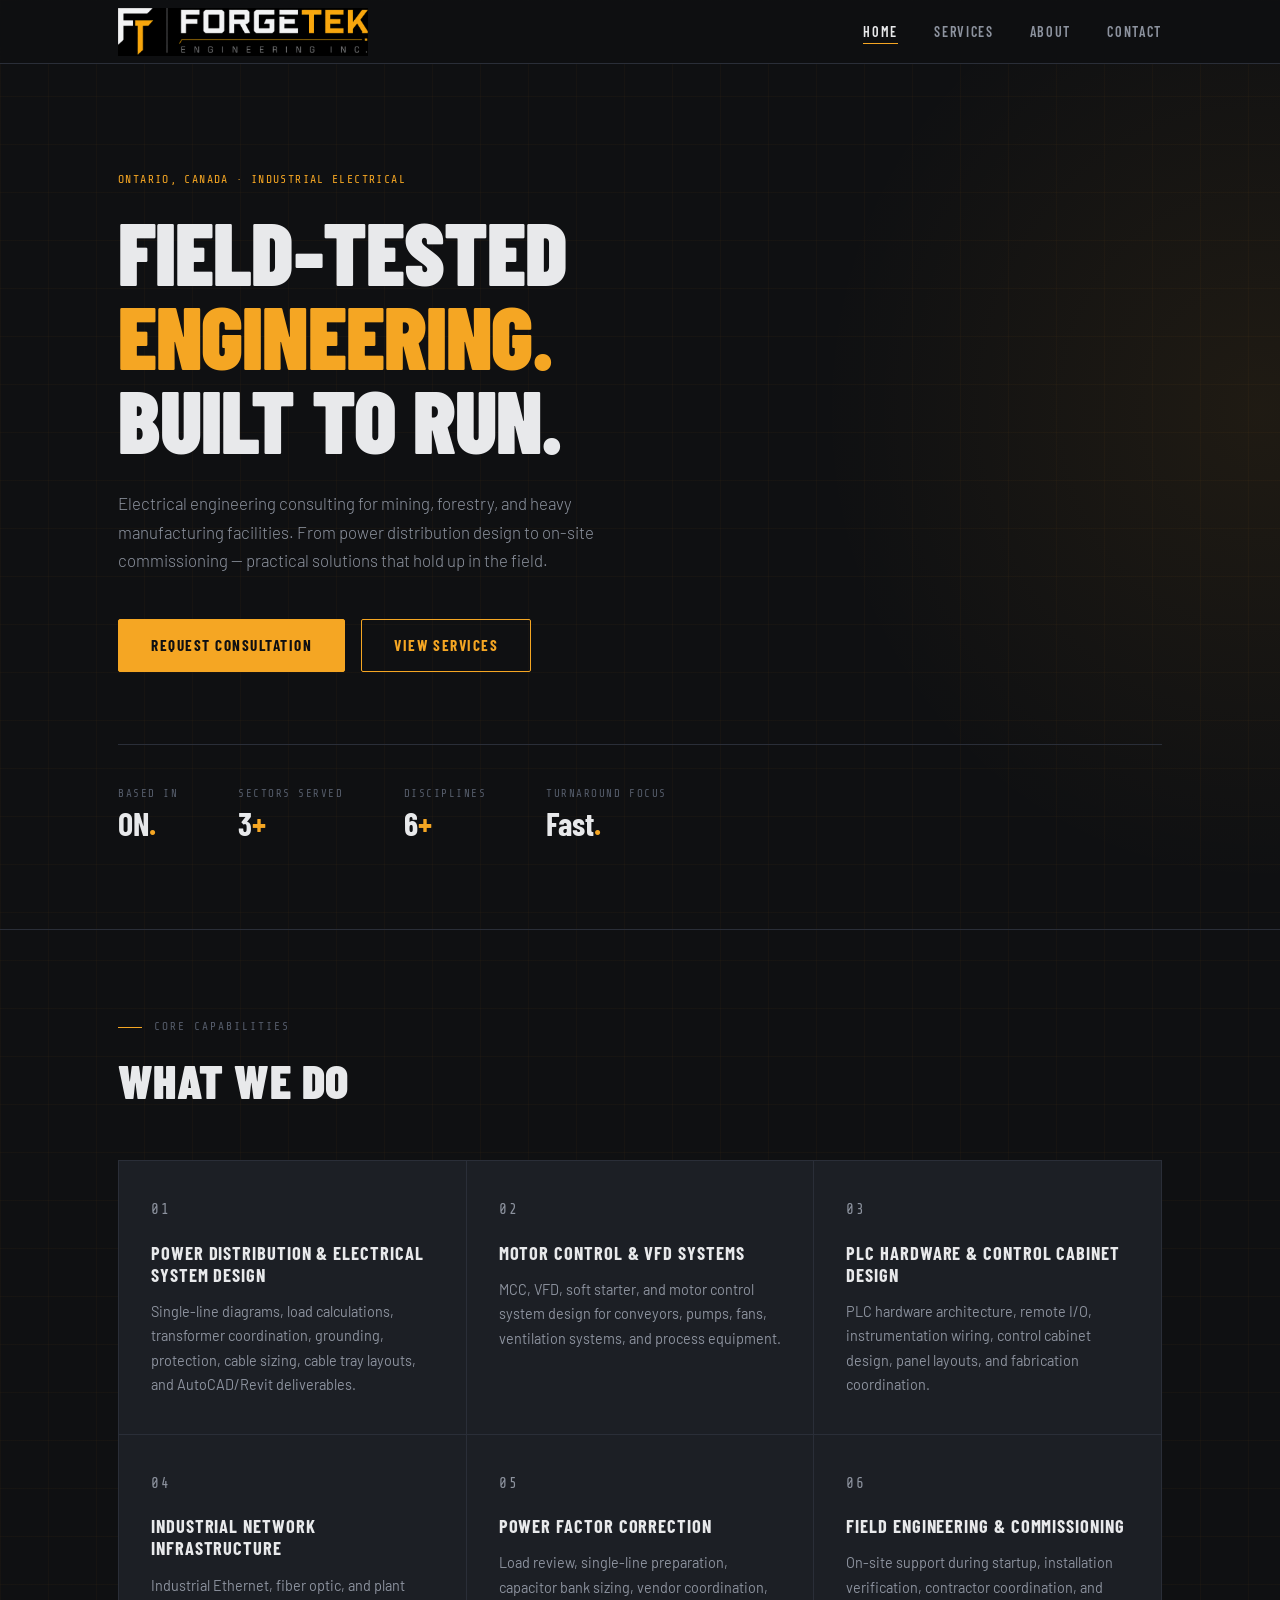
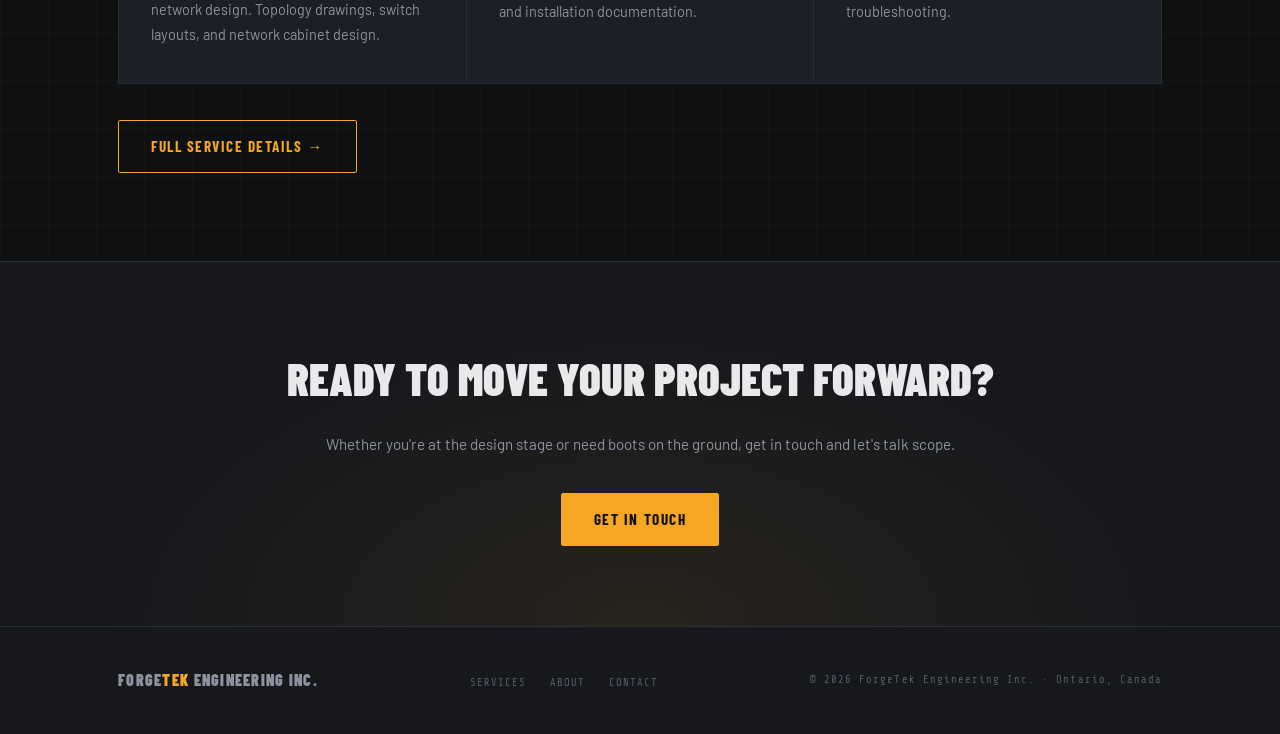
<file: index.html>
<!DOCTYPE html>
<html lang="en">
<head>
  <meta charset="UTF-8" />
  <meta name="viewport" content="width=device-width, initial-scale=1.0" />
  <title>ForgeTek Engineering Inc. — Industrial Electrical Engineering</title>
  <meta name="description" content="Industrial electrical engineering consulting for mining, forestry, and heavy manufacturing in Ontario. Power systems, MCC, VFD, PLC hardware, industrial networks, and field commissioning." />
  <link rel="stylesheet" href="style.css" />
  <link rel="icon" type="image/png" href="assets/forgetek-mark.png">
</head>
<body>

  <nav>
    <div class="container nav-inner">
      <a href="index.html" class="nav-logo" aria-label="ForgeTek Engineering Home">
        <img src="assets/forgetek-logo-dark.png" alt="ForgeTek Engineering Inc.">
      </a>
      <button class="nav-toggle" aria-label="Toggle menu" onclick="this.nextElementSibling.classList.toggle('open')">
        <span></span><span></span><span></span>
      </button>
      <ul class="nav-links">
        <li><a href="index.html" class="active">Home</a></li>
        <li><a href="services.html">Services</a></li>
        <li><a href="about.html">About</a></li>
        <li><a href="contact.html">Contact</a></li>
      </ul>
    </div>
  </nav>

  <section class="hero">
    <div class="container">
      <div class="hero-eyebrow fade-up fade-up-1">
        <span class="tag">Ontario, Canada · Industrial Electrical</span>
      </div>
      <h1 class="fade-up fade-up-2">
        Field-Tested<br><em>Engineering.</em><br>Built to Run.
      </h1>
      <p class="hero-sub fade-up fade-up-3">
        Electrical engineering consulting for mining, forestry, and heavy manufacturing facilities. From power distribution design to on-site commissioning — practical solutions that hold up in the field.
      </p>
      <div class="hero-actions fade-up fade-up-4">
        <a href="contact.html" class="btn btn-solid">Request Consultation</a>
        <a href="services.html" class="btn">View Services</a>
      </div>

      <dl class="hero-stat-bar fade-up fade-up-4">
        <div class="hero-stat">
          <dt>Based In</dt>
          <dd>ON<span>.</span></dd>
        </div>
        <div class="hero-stat">
          <dt>Sectors Served</dt>
          <dd>3<span>+</span></dd>
        </div>
        <div class="hero-stat">
          <dt>Disciplines</dt>
          <dd>6<span>+</span></dd>
        </div>
        <div class="hero-stat">
          <dt>Turnaround Focus</dt>
          <dd>Fast<span>.</span></dd>
        </div>
      </dl>
    </div>
  </section>

  <section class="section">
    <div class="container">
      <div class="section-header">
        <p class="section-label">Core Capabilities</p>
        <h2>What We Do</h2>
      </div>
      <div class="services-grid">

        <div class="service-card">
          <p class="service-card-num">01</p>
          <h3>Power Distribution &amp; Electrical System Design</h3>
          <p>Single-line diagrams, load calculations, transformer coordination, grounding, protection, cable sizing, cable tray layouts, and AutoCAD/Revit deliverables.</p>
        </div>

        <div class="service-card">
          <p class="service-card-num">02</p>
          <h3>Motor Control &amp; VFD Systems</h3>
          <p>MCC, VFD, soft starter, and motor control system design for conveyors, pumps, fans, ventilation systems, and process equipment.</p>
        </div>

        <div class="service-card">
          <p class="service-card-num">03</p>
          <h3>PLC Hardware &amp; Control Cabinet Design</h3>
          <p>PLC hardware architecture, remote I/O, instrumentation wiring, control cabinet design, panel layouts, and fabrication coordination.</p>
        </div>

        <div class="service-card">
          <p class="service-card-num">04</p>
          <h3>Industrial Network Infrastructure</h3>
          <p>Industrial Ethernet, fiber optic, and plant network design. Topology drawings, switch layouts, and network cabinet design.</p>
        </div>

        <div class="service-card">
          <p class="service-card-num">05</p>
          <h3>Power Factor Correction</h3>
          <p>Load review, single-line preparation, capacitor bank sizing, vendor coordination, and installation documentation.</p>
        </div>

        <div class="service-card">
          <p class="service-card-num">06</p>
          <h3>Field Engineering &amp; Commissioning</h3>
          <p>On-site support during startup, installation verification, contractor coordination, and troubleshooting.</p>
        </div>

      </div>
      <div style="margin-top:36px;">
        <a href="services.html" class="btn">Full Service Details →</a>
      </div>
    </div>
  </section>

  <section class="cta-band">
    <div class="container">
      <h2>Ready to Move Your Project Forward?</h2>
      <p>Whether you're at the design stage or need boots on the ground, get in touch and let's talk scope.</p>
      <a href="contact.html" class="btn btn-solid">Get in Touch</a>
    </div>
  </section>

  <footer>
    <div class="container footer-inner">
      <span class="footer-logo">Forge<span>Tek</span> Engineering Inc.</span>
      <ul class="footer-links">
        <li><a href="services.html">Services</a></li>
        <li><a href="about.html">About</a></li>
        <li><a href="contact.html">Contact</a></li>
      </ul>
      <p class="footer-copy">© 2026 ForgeTek Engineering Inc. · Ontario, Canada</p>
    </div>
  </footer>

</body>
</html>
</file>
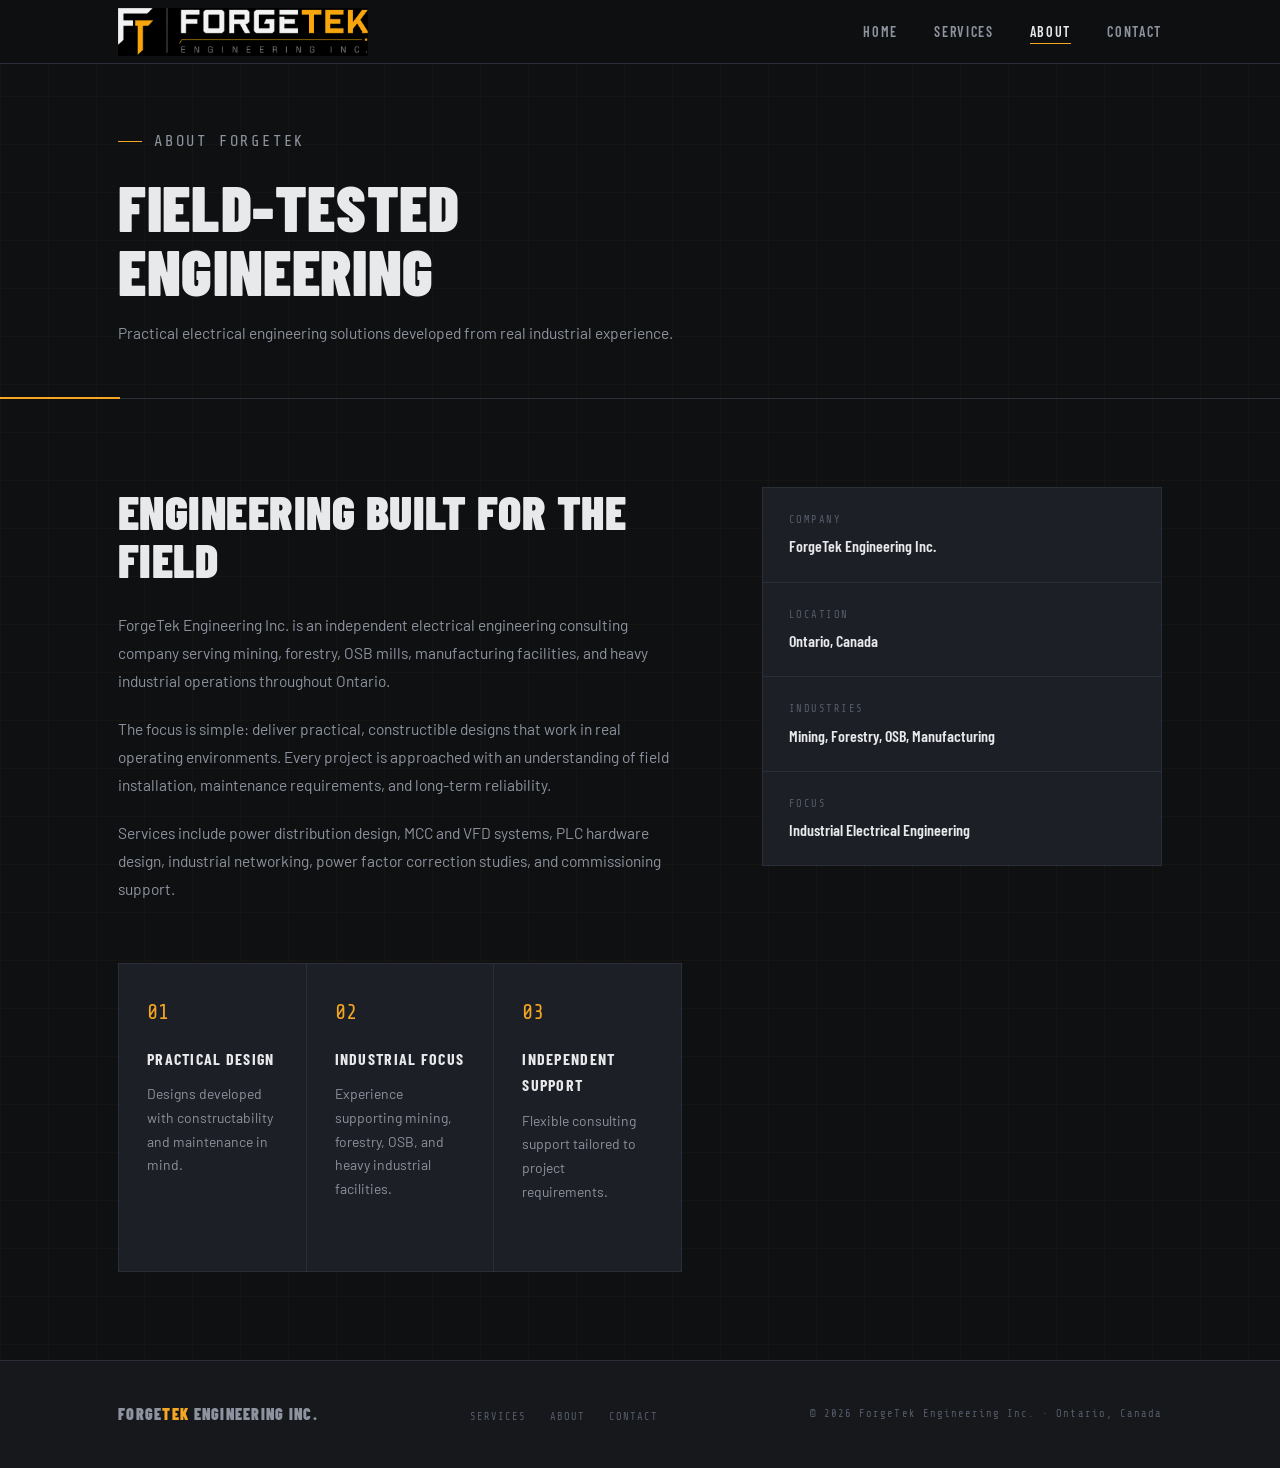
<file: about.html>
<!DOCTYPE html>
<html lang="en">
<head>
  <meta charset="UTF-8">
  <meta name="viewport" content="width=device-width, initial-scale=1.0">
  <title>About — ForgeTek Engineering Inc.</title>
  <meta name="description" content="About ForgeTek Engineering Inc.">
  <link rel="stylesheet" href="style.css">
  <link rel="icon" type="image/png" href="assets/forgetek-mark.png">
</head>
<body>

<nav>
  <div class="container nav-inner">
    <a href="index.html" class="nav-logo" aria-label="ForgeTek Engineering Home">
      <img src="assets/forgetek-logo-dark.png" alt="ForgeTek Engineering Inc.">
    </a>

    <button class="nav-toggle" aria-label="Toggle menu" onclick="this.nextElementSibling.classList.toggle('open')">
      <span></span><span></span><span></span>
    </button>

    <ul class="nav-links">
      <li><a href="index.html">Home</a></li>
      <li><a href="services.html">Services</a></li>
      <li><a href="about.html" class="active">About</a></li>
      <li><a href="contact.html">Contact</a></li>
    </ul>
  </div>
</nav>

<div class="page-hero">
  <div class="container">
    <p class="section-label">About ForgeTek</p>
    <h1>Field-Tested<br>Engineering</h1>
    <p>Practical electrical engineering solutions developed from real industrial experience.</p>
  </div>
</div>

<section class="section">
  <div class="container about-layout">

    <div class="about-body">
      <h2>Engineering Built for the Field</h2>

      <p>
        ForgeTek Engineering Inc. is an independent electrical engineering consulting company serving mining,
        forestry, OSB mills, manufacturing facilities, and heavy industrial operations throughout Ontario.
      </p>

      <p>
        The focus is simple: deliver practical, constructible designs that work in real operating environments.
        Every project is approached with an understanding of field installation, maintenance requirements,
        and long-term reliability.
      </p>

      <p>
        Services include power distribution design, MCC and VFD systems, PLC hardware design, industrial networking,
        power factor correction studies, and commissioning support.
      </p>

      <div class="pillars">

        <div class="pillar">
          <div class="pillar-icon">01</div>
          <h3>Practical Design</h3>
          <p>Designs developed with constructability and maintenance in mind.</p>
        </div>

        <div class="pillar">
          <div class="pillar-icon">02</div>
          <h3>Industrial Focus</h3>
          <p>Experience supporting mining, forestry, OSB, and heavy industrial facilities.</p>
        </div>

        <div class="pillar">
          <div class="pillar-icon">03</div>
          <h3>Independent Support</h3>
          <p>Flexible consulting support tailored to project requirements.</p>
        </div>

      </div>
    </div>

    <div class="about-sidebar">

      <div class="sidebar-block">
        <dt>Company</dt>
        <dd>ForgeTek Engineering Inc.</dd>
      </div>

      <div class="sidebar-block">
        <dt>Location</dt>
        <dd>Ontario, Canada</dd>
      </div>

      <div class="sidebar-block">
        <dt>Industries</dt>
        <dd>Mining, Forestry, OSB, Manufacturing</dd>
      </div>

      <div class="sidebar-block">
        <dt>Focus</dt>
        <dd>Industrial Electrical Engineering</dd>
      </div>

    </div>

  </div>
</section>

<footer>
  <div class="container footer-inner">
    <span class="footer-logo">Forge<span>Tek</span> Engineering Inc.</span>

    <ul class="footer-links">
      <li><a href="services.html">Services</a></li>
      <li><a href="about.html">About</a></li>
      <li><a href="contact.html">Contact</a></li>
    </ul>

    <p class="footer-copy">© 2026 ForgeTek Engineering Inc. · Ontario, Canada</p>
  </div>
</footer>

</body>
</html>
</file>
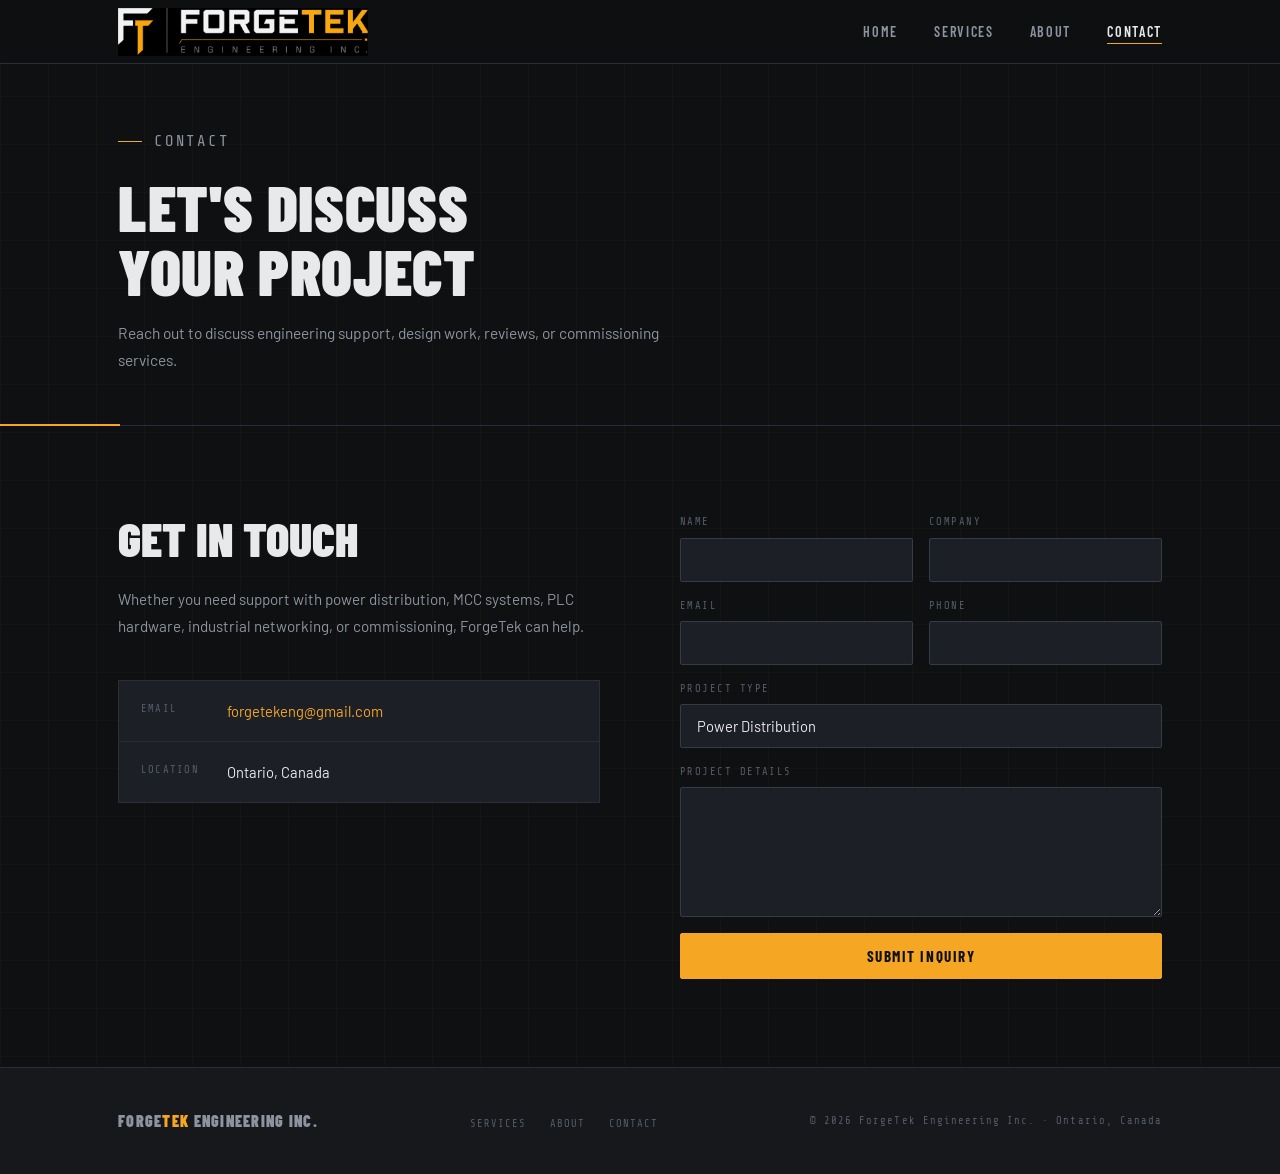
<file: contact.html>
<!DOCTYPE html>
<html lang="en">
<head>
  <meta charset="UTF-8">
  <meta name="viewport" content="width=device-width, initial-scale=1.0">
  <title>Contact — ForgeTek Engineering Inc.</title>
  <meta name="description" content="Contact ForgeTek Engineering Inc.">
  <link rel="stylesheet" href="style.css">
  <link rel="icon" type="image/png" href="assets/forgetek-mark.png">
</head>
<body>

<nav>
  <div class="container nav-inner">
    <a href="index.html" class="nav-logo" aria-label="ForgeTek Engineering Home">
      <img src="assets/forgetek-logo-dark.png" alt="ForgeTek Engineering Inc.">
    </a>

    <button class="nav-toggle" aria-label="Toggle menu" onclick="this.nextElementSibling.classList.toggle('open')">
      <span></span><span></span><span></span>
    </button>

    <ul class="nav-links">
      <li><a href="index.html">Home</a></li>
      <li><a href="services.html">Services</a></li>
      <li><a href="about.html">About</a></li>
      <li><a href="contact.html" class="active">Contact</a></li>
    </ul>
  </div>
</nav>

<div class="page-hero">
  <div class="container">
    <p class="section-label">Contact</p>
    <h1>Let's Discuss<br>Your Project</h1>
    <p>Reach out to discuss engineering support, design work, reviews, or commissioning services.</p>
  </div>
</div>

<section class="section">
  <div class="container contact-layout">

    <div class="contact-info">

      <h2>Get In Touch</h2>

      <p>
        Whether you need support with power distribution, MCC systems, PLC hardware,
        industrial networking, or commissioning, ForgeTek can help.
      </p>

      <dl class="contact-details">

        <div class="contact-detail-row">
          <dt>Email</dt>
          <dd>
            <a href="mailto:forgetekeng@gmail.com">
              forgetekeng@gmail.com
            </a>
          </dd>
        </div>

        <div class="contact-detail-row">
          <dt>Location</dt>
          <dd>Ontario, Canada</dd>
        </div>

      </dl>

    </div>

    <form class="contact-form">

      <div class="form-row">
        <div class="form-group">
          <label>Name</label>
          <input type="text">
        </div>

        <div class="form-group">
          <label>Company</label>
          <input type="text">
        </div>
      </div>

      <div class="form-row">
        <div class="form-group">
          <label>Email</label>
          <input type="email">
        </div>

        <div class="form-group">
          <label>Phone</label>
          <input type="text">
        </div>
      </div>

      <div class="form-group">
        <label>Project Type</label>
        <select>
          <option>Power Distribution</option>
          <option>MCC / VFD Systems</option>
          <option>PLC Hardware Design</option>
          <option>Industrial Networking</option>
          <option>Power Factor Correction</option>
          <option>Commissioning Support</option>
        </select>
      </div>

      <div class="form-group">
        <label>Project Details</label>
        <textarea></textarea>
      </div>

      <button class="btn btn-solid" type="submit">
        Submit Inquiry
      </button>

    </form>

  </div>
</section>

<footer>
  <div class="container footer-inner">
    <span class="footer-logo">Forge<span>Tek</span> Engineering Inc.</span>

    <ul class="footer-links">
      <li><a href="services.html">Services</a></li>
      <li><a href="about.html">About</a></li>
      <li><a href="contact.html">Contact</a></li>
    </ul>

    <p class="footer-copy">© 2026 ForgeTek Engineering Inc. · Ontario, Canada</p>
  </div>
</footer>

</body>
</html>
</file>
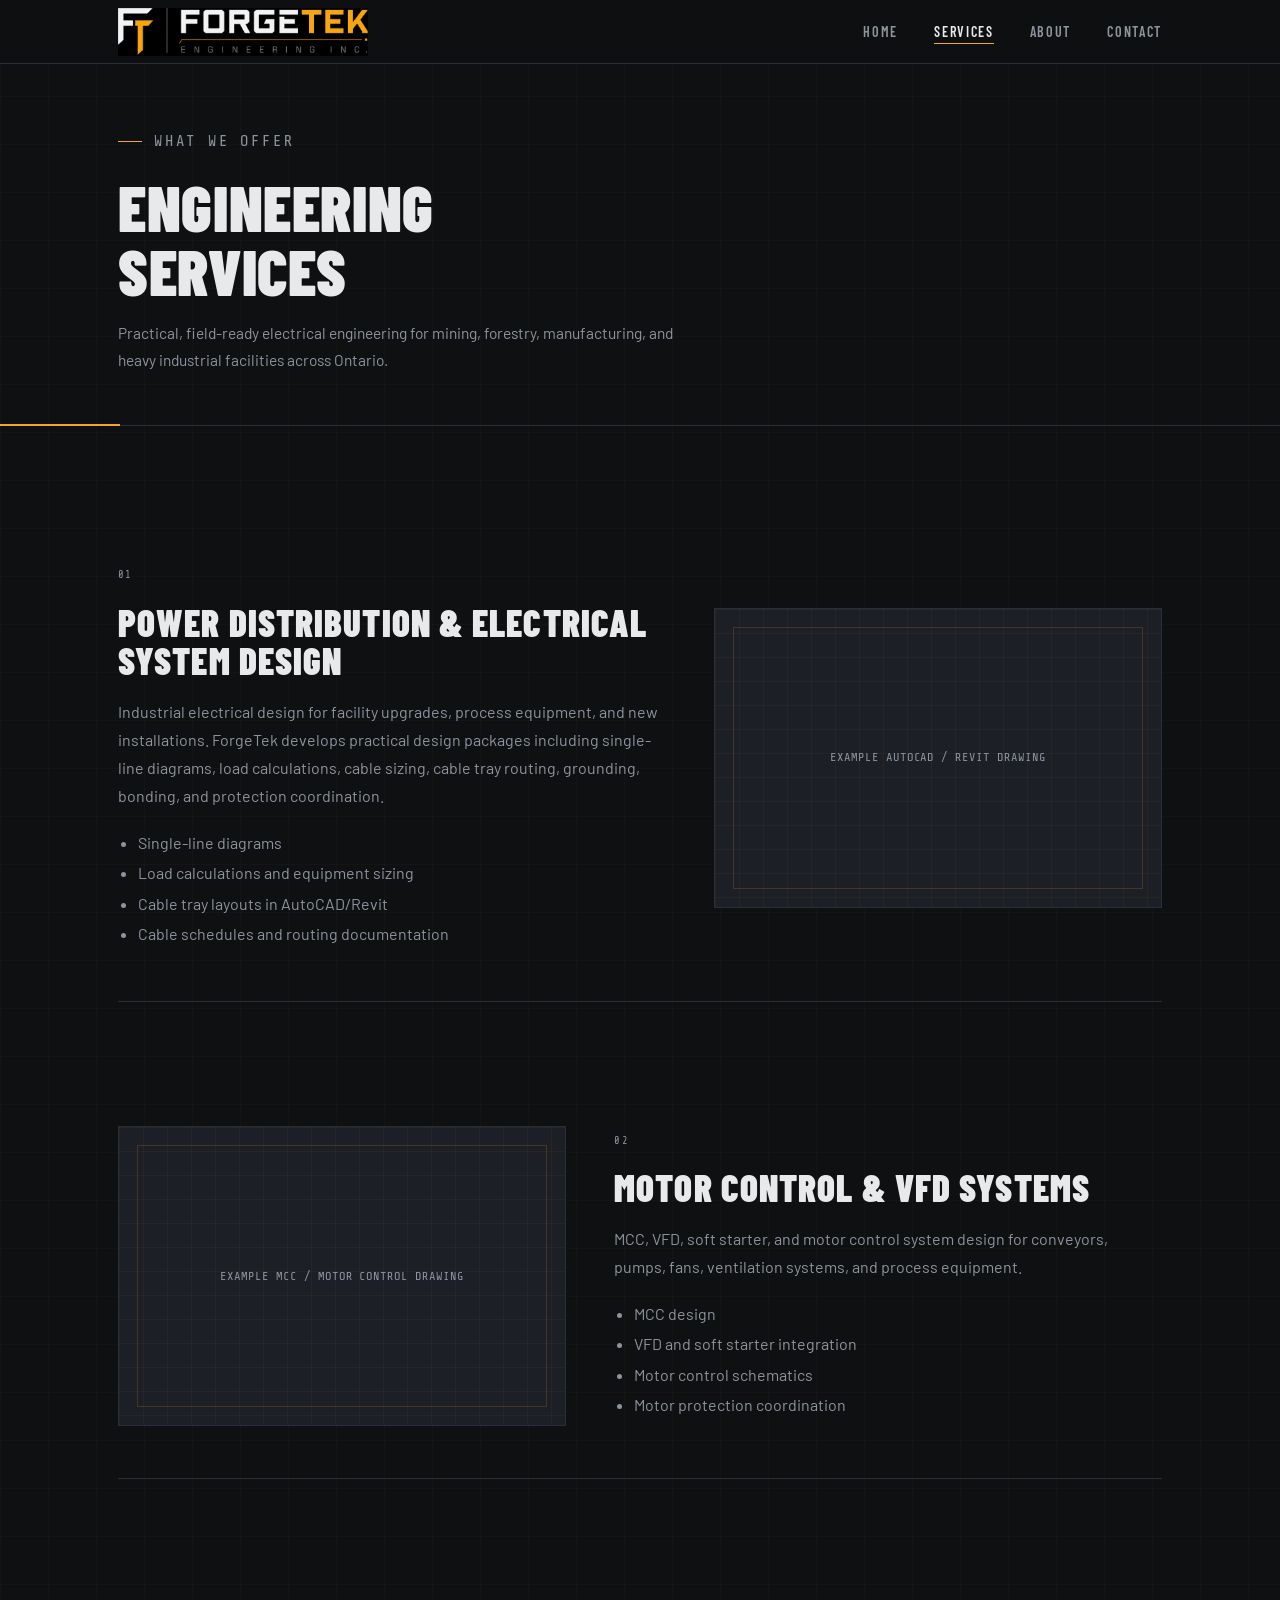
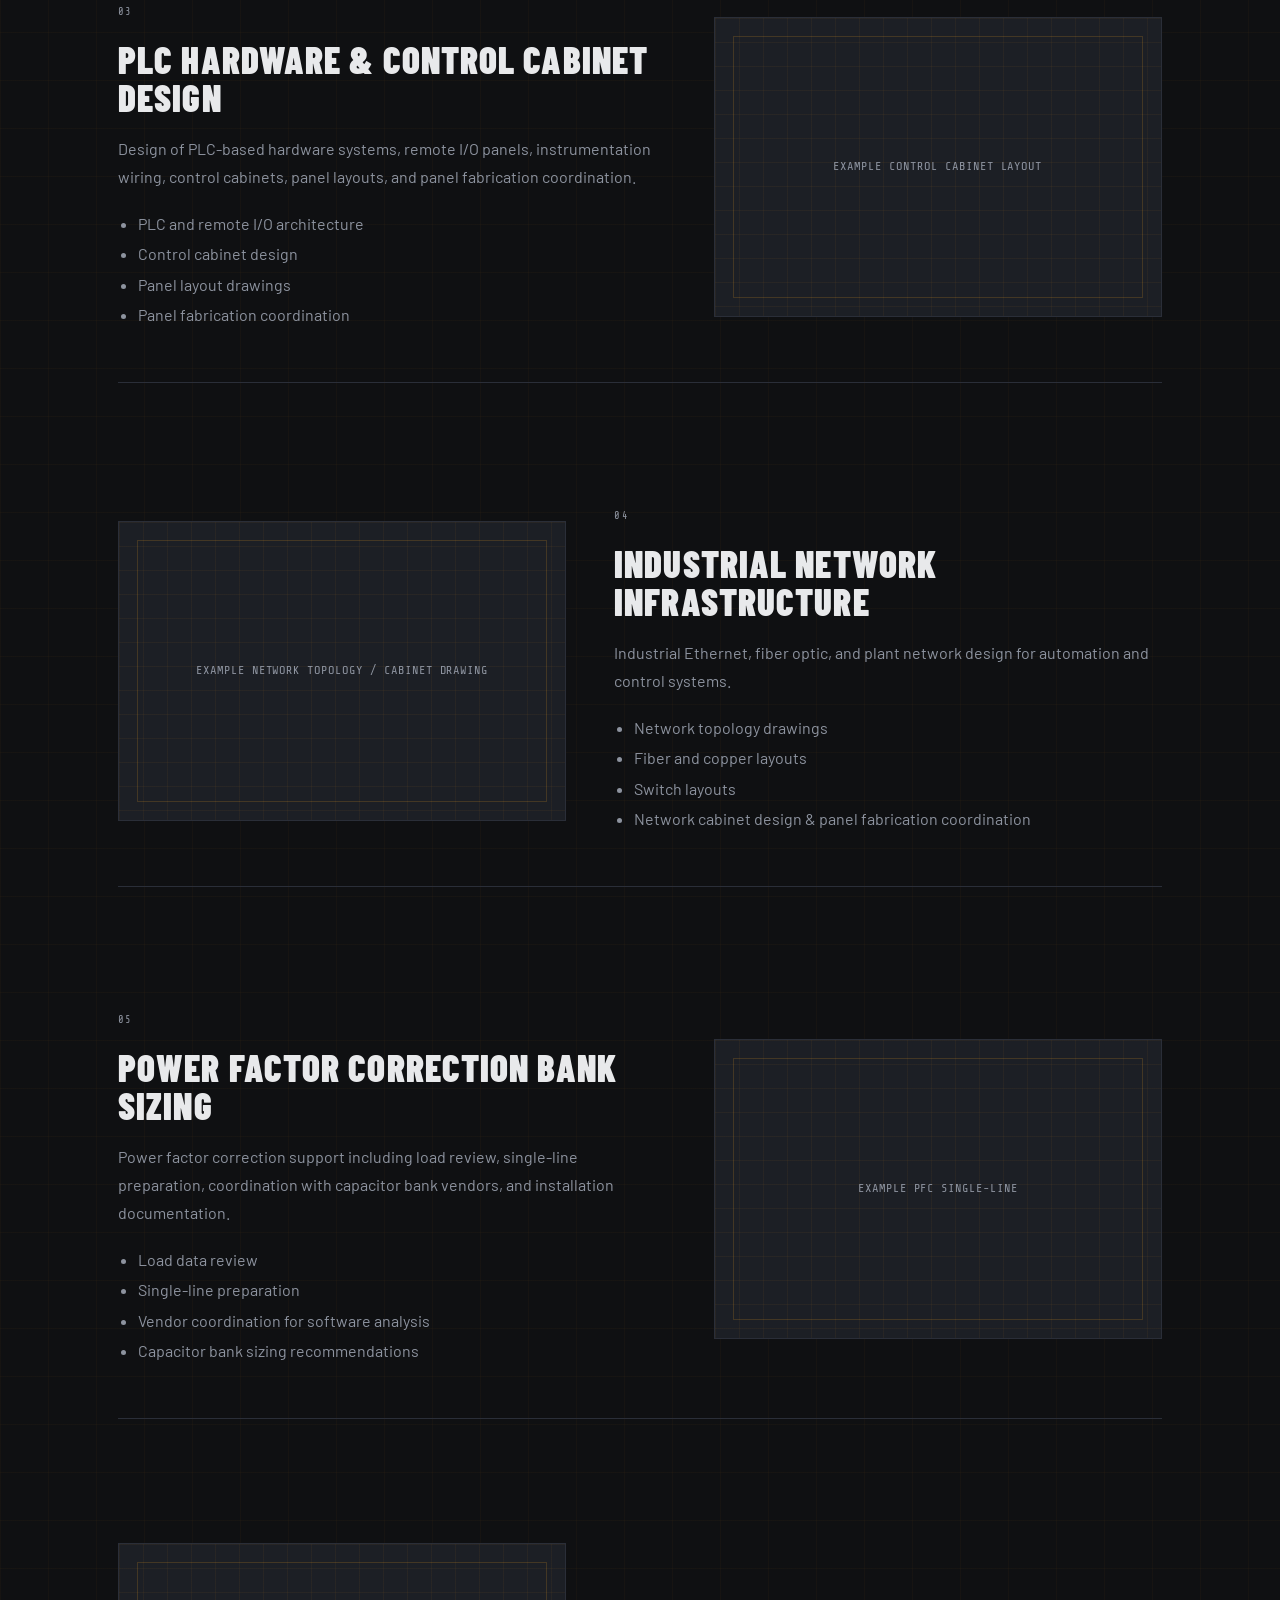
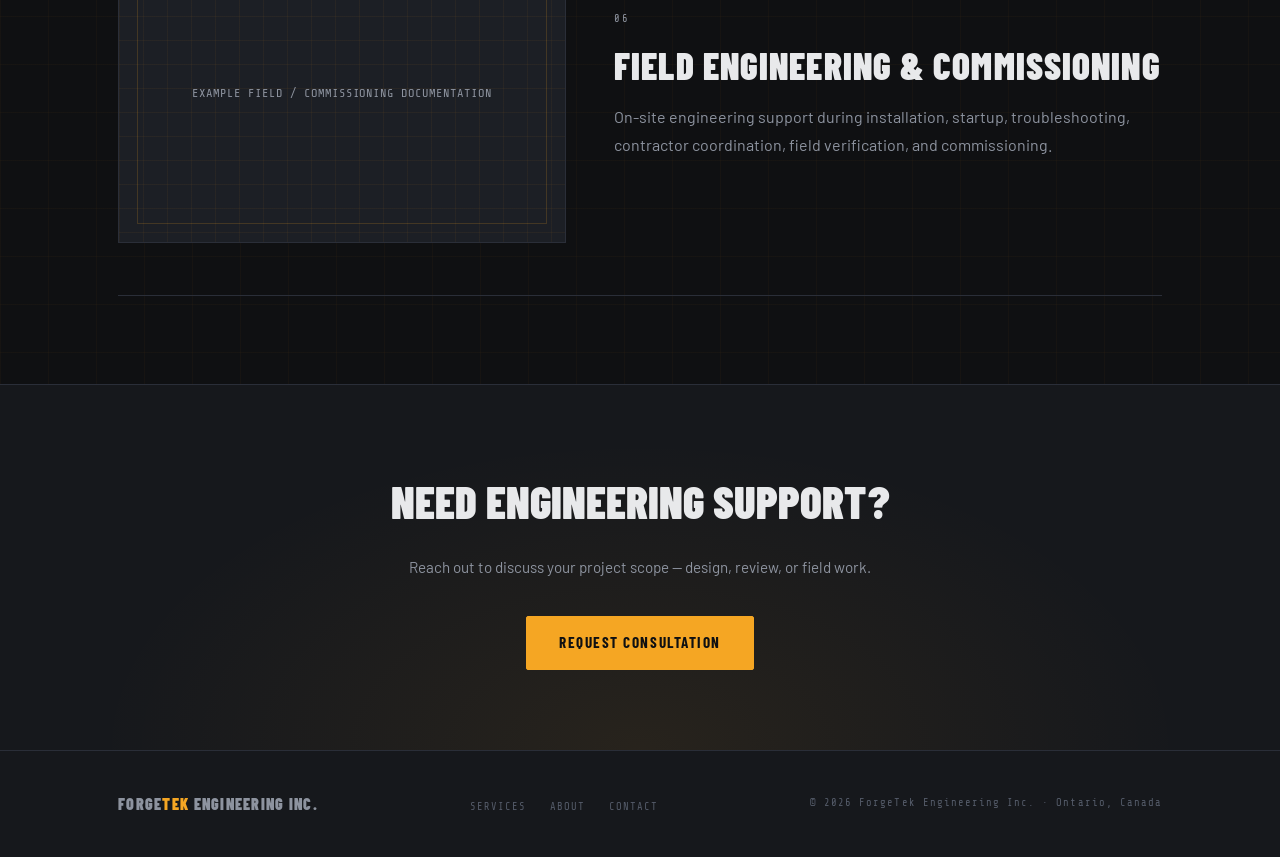
<file: services.html>
<!DOCTYPE html>
<html lang="en">
<head>
  <meta charset="UTF-8" />
  <meta name="viewport" content="width=device-width, initial-scale=1.0" />
  <title>Services — ForgeTek Engineering Inc.</title>
  <meta name="description" content="Industrial electrical engineering services: power distribution, MCC/VFD design, PLC hardware, industrial networking, power factor correction, and field commissioning." />
  <link rel="stylesheet" href="style.css" />
  <link rel="icon" type="image/png" href="assets/forgetek-mark.png">
</head>
<body>

  <nav>
    <div class="container nav-inner">
      <a href="index.html" class="nav-logo" aria-label="ForgeTek Engineering Home">
        <img src="assets/forgetek-logo-dark.png" alt="ForgeTek Engineering Inc.">
      </a>
      <button class="nav-toggle" aria-label="Toggle menu" onclick="this.nextElementSibling.classList.toggle('open')">
        <span></span><span></span><span></span>
      </button>
      <ul class="nav-links">
        <li><a href="index.html">Home</a></li>
        <li><a href="services.html" class="active">Services</a></li>
        <li><a href="about.html">About</a></li>
        <li><a href="contact.html">Contact</a></li>
      </ul>
    </div>
  </nav>

  <div class="page-hero">
    <div class="container">
      <p class="section-label fade-up fade-up-1">What We Offer</p>
      <h1 class="fade-up fade-up-2">Engineering<br>Services</h1>
      <p class="fade-up fade-up-3">Practical, field-ready electrical engineering for mining, forestry, manufacturing, and heavy industrial facilities across Ontario.</p>
    </div>
  </div>

  <section class="section">
    <div class="container service-list">

      <div class="service-row">
        <div class="service-text">
          <p class="service-card-num">01</p>
          <h2>Power Distribution &amp; Electrical System Design</h2>
          <p>Industrial electrical design for facility upgrades, process equipment, and new installations. ForgeTek develops practical design packages including single-line diagrams, load calculations, cable sizing, cable tray routing, grounding, bonding, and protection coordination.</p>
          <ul>
            <li>Single-line diagrams</li>
            <li>Load calculations and equipment sizing</li>
            <li>Cable tray layouts in AutoCAD/Revit</li>
            <li>Cable schedules and routing documentation</li>
          </ul>
        </div>
        <div class="service-image-placeholder">
          <p>Example AutoCAD / Revit Drawing</p>
        </div>
      </div>

      <div class="service-row reverse">
        <div class="service-text">
          <p class="service-card-num">02</p>
          <h2>Motor Control &amp; VFD Systems</h2>
          <p>MCC, VFD, soft starter, and motor control system design for conveyors, pumps, fans, ventilation systems, and process equipment.</p>
          <ul>
            <li>MCC design</li>
            <li>VFD and soft starter integration</li>
            <li>Motor control schematics</li>
            <li>Motor protection coordination</li>
          </ul>
        </div>
        <div class="service-image-placeholder">
          <p>Example MCC / Motor Control Drawing</p>
        </div>
      </div>

      <div class="service-row">
        <div class="service-text">
          <p class="service-card-num">03</p>
          <h2>PLC Hardware &amp; Control Cabinet Design</h2>
          <p>Design of PLC-based hardware systems, remote I/O panels, instrumentation wiring, control cabinets, panel layouts, and panel fabrication coordination.</p>
          <ul>
            <li>PLC and remote I/O architecture</li>
            <li>Control cabinet design</li>
            <li>Panel layout drawings</li>
            <li>Panel fabrication coordination</li>
          </ul>
        </div>
        <div class="service-image-placeholder">
          <p>Example Control Cabinet Layout</p>
        </div>
      </div>

      <div class="service-row reverse">
        <div class="service-text">
          <p class="service-card-num">04</p>
          <h2>Industrial Network Infrastructure</h2>
          <p>Industrial Ethernet, fiber optic, and plant network design for automation and control systems.</p>
          <ul>
            <li>Network topology drawings</li>
            <li>Fiber and copper layouts</li>
            <li>Switch layouts</li>
            <li>Network cabinet design &amp; panel fabrication coordination</li>
          </ul>
        </div>
        <div class="service-image-placeholder">
          <p>Example Network Topology / Cabinet Drawing</p>
        </div>
      </div>

      <div class="service-row">
        <div class="service-text">
          <p class="service-card-num">05</p>
          <h2>Power Factor Correction Bank Sizing</h2>
          <p>Power factor correction support including load review, single-line preparation, coordination with capacitor bank vendors, and installation documentation.</p>
          <ul>
            <li>Load data review</li>
            <li>Single-line preparation</li>
            <li>Vendor coordination for software analysis</li>
            <li>Capacitor bank sizing recommendations</li>
          </ul>
        </div>
        <div class="service-image-placeholder">
          <p>Example PFC Single-Line</p>
        </div>
      </div>

      <div class="service-row reverse">
        <div class="service-text">
          <p class="service-card-num">06</p>
          <h2>Field Engineering &amp; Commissioning</h2>
          <p>On-site engineering support during installation, startup, troubleshooting, contractor coordination, field verification, and commissioning.</p>
        </div>
        <div class="service-image-placeholder">
          <p>Example Field / Commissioning Documentation</p>
        </div>
      </div>

    </div>
  </section>

  <section class="cta-band">
    <div class="container">
      <h2>Need Engineering Support?</h2>
      <p>Reach out to discuss your project scope — design, review, or field work.</p>
      <a href="contact.html" class="btn btn-solid">Request Consultation</a>
    </div>
  </section>

  <footer>
    <div class="container footer-inner">
      <span class="footer-logo">Forge<span>Tek</span> Engineering Inc.</span>
      <ul class="footer-links">
        <li><a href="services.html">Services</a></li>
        <li><a href="about.html">About</a></li>
        <li><a href="contact.html">Contact</a></li>
      </ul>
      <p class="footer-copy">© 2026 ForgeTek Engineering Inc. · Ontario, Canada</p>
    </div>
  </footer>

</body>
</html>
</file>
<file: style.css>
/* ============================================================
   ForgeTek Engineering Inc. — Shared Stylesheet
   Aesthetic: Industrial-utilitarian / refined steel
   ============================================================ */
 
@import url('https://fonts.googleapis.com/css2?family=Barlow+Condensed:wght@400;600;700;900&family=Barlow:wght@300;400;500;600&family=Share+Tech+Mono&display=swap');
 
/* ── Variables ───────────────────────────────────────────── */
:root {
  --bg:           #0f1012;
  --bg-panel:     #16181c;
  --bg-card:      #1c1f25;
  --border:       #2a2e38;
  --border-light: #363b48;
 
  --amber:        #f5a623;
  --amber-dim:    #c47d0e;
  --amber-glow:   rgba(245, 166, 35, 0.12);
  --amber-line:   rgba(245, 166, 35, 0.35);
 
  --text-primary:   #e8e9eb;
  --text-secondary: #8d939f;
  --text-muted:     #555c6a;
 
  --font-display: 'Barlow Condensed', sans-serif;
  --font-body:    'Barlow', sans-serif;
  --font-mono:    'Share Tech Mono', monospace;
 
  --nav-h: 64px;
  --max-w: 1100px;
  --radius: 2px;
 
  --transition: 0.18s ease;
}
 
/* ── Reset ───────────────────────────────────────────────── */
*, *::before, *::after { box-sizing: border-box; margin: 0; padding: 0; }
 
html { scroll-behavior: smooth; }
 
body {
  background: var(--bg);
  color: var(--text-primary);
  font-family: var(--font-body);
  font-size: 16px;
  font-weight: 400;
  line-height: 1.65;
  min-height: 100vh;
  /* subtle grid texture */
  background-image:
    linear-gradient(rgba(245,166,35,0.03) 1px, transparent 1px),
    linear-gradient(90deg, rgba(245,166,35,0.03) 1px, transparent 1px);
  background-size: 48px 48px;
}
 
a { color: var(--amber); text-decoration: none; transition: color var(--transition); }
a:hover { color: #fff; }
 
img { display: block; max-width: 100%; }
 
/* ── Utility ─────────────────────────────────────────────── */
.container {
  max-width: var(--max-w);
  margin: 0 auto;
  padding: 0 28px;
}
 
.tag {
  font-family: var(--font-mono);
  font-size: 0.72rem;
  letter-spacing: 0.12em;
  text-transform: uppercase;
  color: var(--amber);
  display: inline-block;
}
 
.section-label {
  font-family: var(--font-mono);
  font-size: 0.7rem;
  letter-spacing: 0.18em;
  text-transform: uppercase;
  color: var(--text-muted);
  display: flex;
  align-items: center;
  gap: 12px;
  margin-bottom: 20px;
}
.section-label::before {
  content: '';
  display: inline-block;
  width: 24px;
  height: 1px;
  background: var(--amber);
}
 
.btn {
  display: inline-block;
  font-family: var(--font-display);
  font-weight: 700;
  font-size: 0.95rem;
  letter-spacing: 0.1em;
  text-transform: uppercase;
  padding: 13px 32px;
  border: 1px solid var(--amber);
  color: var(--amber);
  background: transparent;
  cursor: pointer;
  border-radius: var(--radius);
  transition: background var(--transition), color var(--transition);
}
.btn:hover {
  background: var(--amber);
  color: #0f1012;
}
.btn-solid {
  background: var(--amber);
  color: #0f1012;
}
.btn-solid:hover {
  background: #fff;
  border-color: #fff;
  color: #0f1012;
}
 
/* ── Navigation ──────────────────────────────────────────── */
nav {
  position: sticky;
  top: 0;
  z-index: 100;
  height: var(--nav-h);
  background: rgba(15, 16, 18, 0.95);
  backdrop-filter: blur(8px);
  border-bottom: 1px solid var(--border);
}
 
.nav-inner {
  display: flex;
  align-items: center;
  justify-content: space-between;
  height: 100%;
}
 
.nav-logo {
  display: flex;
  flex-direction: column;
  line-height: 1.1;
}
.nav-logo-name {
  font-family: var(--font-display);
  font-weight: 900;
  font-size: 1.25rem;
  letter-spacing: 0.06em;
  text-transform: uppercase;
  color: var(--text-primary);
}
.nav-logo-name span { color: var(--amber); }
.nav-logo-sub {
  font-family: var(--font-mono);
  font-size: 0.6rem;
  letter-spacing: 0.2em;
  color: var(--text-muted);
  text-transform: uppercase;
}
 
.nav-links {
  display: flex;
  list-style: none;
  gap: 36px;
}
.nav-links a {
  font-family: var(--font-display);
  font-weight: 600;
  font-size: 0.88rem;
  letter-spacing: 0.12em;
  text-transform: uppercase;
  color: var(--text-secondary);
  transition: color var(--transition);
  position: relative;
  padding-bottom: 4px;
}
.nav-links a::after {
  content: '';
  position: absolute;
  bottom: 0; left: 0;
  width: 0; height: 1px;
  background: var(--amber);
  transition: width var(--transition);
}
.nav-links a:hover,
.nav-links a.active { color: var(--text-primary); }
.nav-links a:hover::after,
.nav-links a.active::after { width: 100%; }
 
/* hamburger — mobile */
.nav-toggle {
  display: none;
  flex-direction: column;
  gap: 5px;
  cursor: pointer;
  padding: 4px;
}
.nav-toggle span {
  display: block;
  width: 24px;
  height: 1.5px;
  background: var(--text-primary);
  transition: transform var(--transition), opacity var(--transition);
}
 
/* ── Hero ────────────────────────────────────────────────── */
.hero {
  padding: 100px 0 90px;
  border-bottom: 1px solid var(--border);
  position: relative;
  overflow: hidden;
}
.hero::before {
  content: '';
  position: absolute;
  top: 0; right: -100px;
  width: 600px; height: 100%;
  background: radial-gradient(ellipse at 80% 40%, rgba(245,166,35,0.07) 0%, transparent 65%);
  pointer-events: none;
}
 
.hero-eyebrow {
  margin-bottom: 20px;
}
 
.hero h1 {
  font-family: var(--font-display);
  font-weight: 900;
  font-size: clamp(3rem, 7vw, 5.5rem);
  line-height: 0.95;
  letter-spacing: -0.01em;
  text-transform: uppercase;
  margin-bottom: 28px;
  max-width: 800px;
}
.hero h1 em {
  font-style: normal;
  color: var(--amber);
}
 
.hero-sub {
  font-size: 1.05rem;
  color: var(--text-secondary);
  max-width: 520px;
  margin-bottom: 44px;
  font-weight: 300;
  line-height: 1.7;
}
 
.hero-actions {
  display: flex;
  gap: 16px;
  flex-wrap: wrap;
  align-items: center;
}
 
.hero-stat-bar {
  margin-top: 72px;
  padding-top: 40px;
  border-top: 1px solid var(--border);
  display: flex;
  gap: 60px;
}
.hero-stat dt {
  font-family: var(--font-mono);
  font-size: 0.68rem;
  letter-spacing: 0.14em;
  text-transform: uppercase;
  color: var(--text-muted);
  margin-bottom: 4px;
}
.hero-stat dd {
  font-family: var(--font-display);
  font-weight: 700;
  font-size: 2rem;
  line-height: 1;
  color: var(--text-primary);
}
.hero-stat dd span { color: var(--amber); }
 
/* ── Sections ────────────────────────────────────────────── */
.section {
  padding: 88px 0;
  border-bottom: 1px solid var(--border);
}
 
.section-header {
  margin-bottom: 56px;
}
.section-header h2 {
  font-family: var(--font-display);
  font-weight: 900;
  font-size: clamp(2rem, 4vw, 3rem);
  text-transform: uppercase;
  letter-spacing: 0.01em;
  line-height: 1;
}
 
/* ── Service Cards ───────────────────────────────────────── */
.services-grid {
  display: grid;
  grid-template-columns: repeat(auto-fill, minmax(300px, 1fr));
  gap: 1px;
  background: var(--border);
  border: 1px solid var(--border);
}
 
.service-card {
  background: var(--bg-card);
  padding: 36px 32px;
  transition: background var(--transition);
  position: relative;
}
.service-card::before {
  content: '';
  position: absolute;
  top: 0; left: 0;
  width: 3px; height: 0;
  background: var(--amber);
  transition: height 0.3s ease;
}
.service-card:hover { background: var(--bg-panel); }
.service-card:hover::before { height: 100%; }
 
.service-card-num {
  font-family: var(--font-mono);
  font-size: 0.65rem;
  color: var(--text-muted);
  letter-spacing: 0.14em;
  margin-bottom: 20px;
}
.service-card h3 {
  font-family: var(--font-display);
  font-weight: 700;
  font-size: 1.15rem;
  text-transform: uppercase;
  letter-spacing: 0.05em;
  line-height: 1.2;
  margin-bottom: 14px;
  color: var(--text-primary);
}
.service-card p {
  font-size: 0.9rem;
  color: var(--text-secondary);
  line-height: 1.7;
}
 
/* ── Project / Case Study Cards ──────────────────────────── */
.projects-grid {
  display: grid;
  grid-template-columns: repeat(auto-fill, minmax(320px, 1fr));
  gap: 24px;
}
 
.project-card {
  background: var(--bg-card);
  border: 1px solid var(--border);
  border-radius: var(--radius);
  padding: 32px;
  transition: border-color var(--transition), transform var(--transition);
}
.project-card:hover {
  border-color: var(--amber-dim);
  transform: translateY(-3px);
}
 
.project-card-header {
  display: flex;
  align-items: flex-start;
  justify-content: space-between;
  margin-bottom: 16px;
}
.project-tag {
  font-family: var(--font-mono);
  font-size: 0.65rem;
  letter-spacing: 0.12em;
  text-transform: uppercase;
  color: var(--amber);
  background: var(--amber-glow);
  border: 1px solid var(--amber-line);
  padding: 3px 10px;
  border-radius: var(--radius);
}
.project-card h3 {
  font-family: var(--font-display);
  font-weight: 700;
  font-size: 1.1rem;
  text-transform: uppercase;
  letter-spacing: 0.04em;
  margin-bottom: 12px;
  line-height: 1.2;
}
.project-card .project-location {
  font-family: var(--font-mono);
  font-size: 0.7rem;
  color: var(--text-muted);
  letter-spacing: 0.1em;
  margin-bottom: 14px;
}
.project-card p {
  font-size: 0.88rem;
  color: var(--text-secondary);
  line-height: 1.7;
}
.project-card .project-scope {
  margin-top: 20px;
  padding-top: 18px;
  border-top: 1px solid var(--border);
  display: flex;
  flex-wrap: wrap;
  gap: 8px;
}
.scope-pill {
  font-family: var(--font-mono);
  font-size: 0.62rem;
  letter-spacing: 0.1em;
  text-transform: uppercase;
  color: var(--text-muted);
  border: 1px solid var(--border-light);
  padding: 2px 9px;
  border-radius: 20px;
}
 
/* ── About / Bio ─────────────────────────────────────────── */
.about-layout {
  display: grid;
  grid-template-columns: 1fr 400px;
  gap: 80px;
  align-items: start;
}
 
.about-body h2 {
  font-family: var(--font-display);
  font-weight: 900;
  font-size: clamp(2rem, 4vw, 3rem);
  text-transform: uppercase;
  letter-spacing: 0.01em;
  line-height: 1;
  margin-bottom: 28px;
}
.about-body p {
  color: var(--text-secondary);
  font-size: 0.97rem;
  line-height: 1.8;
  margin-bottom: 20px;
}
.about-body p:last-of-type { margin-bottom: 36px; }
 
.about-sidebar {
  display: flex;
  flex-direction: column;
  gap: 1px;
  background: var(--border);
  border: 1px solid var(--border);
  align-self: start;
  position: sticky;
  top: calc(var(--nav-h) + 24px);
}
.sidebar-block {
  background: var(--bg-card);
  padding: 24px 26px;
}
.sidebar-block dt {
  font-family: var(--font-mono);
  font-size: 0.65rem;
  letter-spacing: 0.14em;
  text-transform: uppercase;
  color: var(--text-muted);
  margin-bottom: 6px;
}
.sidebar-block dd {
  font-family: var(--font-display);
  font-weight: 600;
  font-size: 1rem;
  color: var(--text-primary);
  line-height: 1.4;
}
 
/* ── Values / pillars ────────────────────────────────────── */
.pillars {
  display: grid;
  grid-template-columns: repeat(3, 1fr);
  gap: 1px;
  background: var(--border);
  border: 1px solid var(--border);
  margin-top: 60px;
}
.pillar {
  background: var(--bg-card);
  padding: 32px 28px;
}
.pillar-icon {
  font-family: var(--font-mono);
  font-size: 1.3rem;
  color: var(--amber);
  margin-bottom: 16px;
}
.pillar h3 {
  font-family: var(--font-display);
  font-weight: 700;
  font-size: 1rem;
  text-transform: uppercase;
  letter-spacing: 0.08em;
  margin-bottom: 10px;
}
.pillar p {
  font-size: 0.87rem;
  color: var(--text-secondary);
  line-height: 1.7;
}
 
/* ── Contact ─────────────────────────────────────────────── */
.contact-layout {
  display: grid;
  grid-template-columns: 1fr 1fr;
  gap: 80px;
  align-items: start;
}
 
.contact-info h2 {
  font-family: var(--font-display);
  font-weight: 900;
  font-size: clamp(2rem, 4vw, 3rem);
  text-transform: uppercase;
  line-height: 1;
  margin-bottom: 24px;
}
.contact-info p {
  color: var(--text-secondary);
  font-size: 0.95rem;
  line-height: 1.75;
  margin-bottom: 40px;
}
 
.contact-details {
  display: flex;
  flex-direction: column;
  gap: 1px;
  background: var(--border);
  border: 1px solid var(--border);
}
.contact-detail-row {
  background: var(--bg-card);
  padding: 18px 22px;
  display: flex;
  gap: 16px;
  align-items: flex-start;
}
.contact-detail-row dt {
  font-family: var(--font-mono);
  font-size: 0.65rem;
  letter-spacing: 0.12em;
  text-transform: uppercase;
  color: var(--text-muted);
  min-width: 70px;
  padding-top: 2px;
}
.contact-detail-row dd {
  font-size: 0.92rem;
  color: var(--text-primary);
}
.contact-detail-row dd a { color: var(--amber); }
.contact-detail-row dd a:hover { color: #fff; }
 
/* contact form */
.contact-form {
  display: flex;
  flex-direction: column;
  gap: 16px;
}
 
.form-group {
  display: flex;
  flex-direction: column;
  gap: 6px;
}
.form-group label {
  font-family: var(--font-mono);
  font-size: 0.65rem;
  letter-spacing: 0.14em;
  text-transform: uppercase;
  color: var(--text-muted);
}
.form-group input,
.form-group select,
.form-group textarea {
  background: var(--bg-card);
  border: 1px solid var(--border-light);
  color: var(--text-primary);
  font-family: var(--font-body);
  font-size: 0.92rem;
  padding: 12px 16px;
  border-radius: var(--radius);
  outline: none;
  transition: border-color var(--transition), box-shadow var(--transition);
  appearance: none;
}
.form-group input:focus,
.form-group select:focus,
.form-group textarea:focus {
  border-color: var(--amber);
  box-shadow: 0 0 0 3px var(--amber-glow);
}
.form-group textarea { resize: vertical; min-height: 130px; }
.form-group select { cursor: pointer; }
.form-row {
  display: grid;
  grid-template-columns: 1fr 1fr;
  gap: 16px;
}
 
/* ── Page Hero (inner pages) ─────────────────────────────── */
.page-hero {
  padding: 64px 0 52px;
  border-bottom: 1px solid var(--border);
  position: relative;
}
.page-hero::after {
  content: '';
  position: absolute;
  bottom: -1px; left: 0;
  width: 120px; height: 2px;
  background: var(--amber);
}
.page-hero h1 {
  font-family: var(--font-display);
  font-weight: 900;
  font-size: clamp(2.5rem, 5vw, 4rem);
  text-transform: uppercase;
  line-height: 1;
  letter-spacing: 0.01em;
  margin-bottom: 16px;
}
.page-hero p {
  color: var(--text-secondary);
  font-size: 0.97rem;
  max-width: 560px;
  line-height: 1.75;
}
 
/* ── CTA Band ─────────────────────────────────────────────── */
.cta-band {
  padding: 80px 0;
  background: var(--bg-panel);
  border-bottom: 1px solid var(--border);
  text-align: center;
  position: relative;
  overflow: hidden;
}
.cta-band::before {
  content: '';
  position: absolute;
  inset: 0;
  background: radial-gradient(ellipse at 50% 100%, rgba(245,166,35,0.08) 0%, transparent 60%);
}
.cta-band h2 {
  font-family: var(--font-display);
  font-weight: 900;
  font-size: clamp(1.8rem, 3.5vw, 2.8rem);
  text-transform: uppercase;
  margin-bottom: 16px;
  position: relative;
}
.cta-band p {
  color: var(--text-secondary);
  font-size: 0.95rem;
  margin-bottom: 36px;
  position: relative;
}
.cta-band .btn { position: relative; }
 
/* ── Footer ──────────────────────────────────────────────── */
footer {
  padding: 40px 0;
  background: var(--bg-panel);
}
.footer-inner {
  display: flex;
  align-items: center;
  justify-content: space-between;
  gap: 24px;
  flex-wrap: wrap;
}
.footer-logo {
  font-family: var(--font-display);
  font-weight: 900;
  font-size: 1rem;
  text-transform: uppercase;
  letter-spacing: 0.08em;
  color: var(--text-secondary);
}
.footer-logo span { color: var(--amber); }
.footer-copy {
  font-family: var(--font-mono);
  font-size: 0.65rem;
  letter-spacing: 0.1em;
  color: var(--text-muted);
}
.footer-links {
  display: flex;
  gap: 24px;
  list-style: none;
}
.footer-links a {
  font-family: var(--font-mono);
  font-size: 0.65rem;
  letter-spacing: 0.1em;
  text-transform: uppercase;
  color: var(--text-muted);
}
.footer-links a:hover { color: var(--amber); }
 
/* ── Animations ──────────────────────────────────────────── */
@keyframes fadeUp {
  from { opacity: 0; transform: translateY(20px); }
  to   { opacity: 1; transform: translateY(0); }
}
.fade-up {
  animation: fadeUp 0.55s ease forwards;
}
.fade-up-1 { animation-delay: 0.05s; opacity: 0; }
.fade-up-2 { animation-delay: 0.15s; opacity: 0; }
.fade-up-3 { animation-delay: 0.25s; opacity: 0; }
.fade-up-4 { animation-delay: 0.38s; opacity: 0; }
 
/* ── Responsive ──────────────────────────────────────────── */
@media (max-width: 900px) {
  .about-layout { grid-template-columns: 1fr; gap: 48px; }
  .about-sidebar { position: static; }
  .contact-layout { grid-template-columns: 1fr; gap: 48px; }
  .pillars { grid-template-columns: 1fr; }
  .hero-stat-bar { gap: 36px; flex-wrap: wrap; }
}
 
@media (max-width: 720px) {
  .nav-links { display: none; flex-direction: column; gap: 0; }
  .nav-links.open {
    display: flex;
    position: absolute;
    top: var(--nav-h); left: 0; right: 0;
    background: var(--bg-panel);
    border-bottom: 1px solid var(--border);
    padding: 16px 0;
  }
  .nav-links.open li a {
    display: block;
    padding: 12px 28px;
  }
  .nav-toggle { display: flex; }
  .form-row { grid-template-columns: 1fr; }
  .hero { padding: 72px 0 64px; }
  .footer-inner { flex-direction: column; align-items: flex-start; gap: 12px; }
}

/* ── Full-Width Services Layout ──────────────────────────── */
.service-list {
  display: flex;
  flex-direction: column;
  gap: 72px;
}

.service-row {
  display: grid;
  grid-template-columns: 1.1fr 0.9fr;
  gap: 48px;
  align-items: center;
  padding: 52px 0;
  border-bottom: 1px solid var(--border);
}

.service-row.reverse {
  grid-template-columns: 0.9fr 1.1fr;
}

.service-row.reverse .service-text {
  order: 2;
}

.service-row.reverse .service-image-placeholder {
  order: 1;
}

.service-text h2 {
  font-family: var(--font-display);
  font-weight: 900;
  font-size: clamp(1.7rem, 3vw, 2.3rem);
  text-transform: uppercase;
  letter-spacing: 0.03em;
  line-height: 1.05;
  margin-bottom: 18px;
}

.service-text p {
  color: var(--text-secondary);
  line-height: 1.75;
  margin-bottom: 18px;
}

.service-text ul {
  margin-top: 18px;
  padding-left: 20px;
  color: var(--text-secondary);
  line-height: 1.9;
}

.service-image-placeholder {
  min-height: 300px;
  border: 1px solid var(--border);
  background:
    linear-gradient(rgba(245,166,35,0.05) 1px, transparent 1px),
    linear-gradient(90deg, rgba(245,166,35,0.05) 1px, transparent 1px),
    var(--bg-card);
  background-size: 24px 24px;
  display: flex;
  align-items: center;
  justify-content: center;
  color: var(--text-secondary);
  font-family: var(--font-mono);
  text-transform: uppercase;
  letter-spacing: 0.08em;
  font-size: 0.75rem;
  padding: 28px;
  text-align: center;
  position: relative;
}

.service-image-placeholder::before {
  content: '';
  position: absolute;
  inset: 18px;
  border: 1px solid rgba(245,166,35,0.18);
  pointer-events: none;
}

@media (max-width: 800px) {
  .service-row,
  .service-row.reverse {
    grid-template-columns: 1fr;
    gap: 28px;
  }

  .service-row.reverse .service-text,
  .service-row.reverse .service-image-placeholder {
    order: unset;
  }
}


/* ── ForgeTek image branding ────────────────────────────── */
.nav-logo {
  display: block;
  width: 250px;
  height: 48px;
  overflow: hidden;
  position: relative;
  flex: 0 0 auto;
  line-height: normal;
}

.nav-logo img {
  position: absolute;
  width: 290px;
  max-width: none;
  height: auto;
  left: -24px;
  top: -59px;
}

/* ── Drawing sample card ────────────────────────────────── */
.service-sample {
  border: 1px solid var(--border-light);
  background: #fff;
  min-width: 0;
  overflow: hidden;
  box-shadow: 0 18px 45px rgba(0, 0, 0, 0.22);
}

.service-sample-link {
  display: block;
  position: relative;
  aspect-ratio: 2448 / 1584;
  overflow: hidden;
  background: #fff;
}

.service-sample-link img {
  width: 100%;
  height: 100%;
  object-fit: contain;
  transition: transform 0.25s ease;
}

.service-sample-link:hover img {
  transform: scale(1.025);
}

.service-sample-overlay {
  position: absolute;
  right: 16px;
  bottom: 16px;
  padding: 8px 12px;
  background: rgba(15, 16, 18, 0.92);
  border: 1px solid var(--amber-line);
  color: var(--amber);
  font-family: var(--font-mono);
  font-size: 0.68rem;
  letter-spacing: 0.12em;
  text-transform: uppercase;
}

.service-sample-meta {
  display: flex;
  align-items: center;
  justify-content: space-between;
  gap: 16px;
  padding: 14px 16px;
  background: var(--bg-card);
  border-top: 1px solid var(--border);
  font-family: var(--font-mono);
  font-size: 0.67rem;
  letter-spacing: 0.08em;
  text-transform: uppercase;
}

.service-sample-meta span {
  color: var(--text-muted);
}

.service-sample-meta a {
  color: var(--amber);
}

.service-sample-link:focus-visible,
.service-sample-meta a:focus-visible {
  outline: 2px solid var(--amber);
  outline-offset: 3px;
}

@media (max-width: 720px) {
  .nav-logo {
    width: 205px;
    height: 40px;
  }

  .nav-logo img {
    width: 238px;
    left: -20px;
    top: -48px;
  }

  .service-sample-meta {
    align-items: flex-start;
    flex-direction: column;
    gap: 6px;
  }
}
</file>
